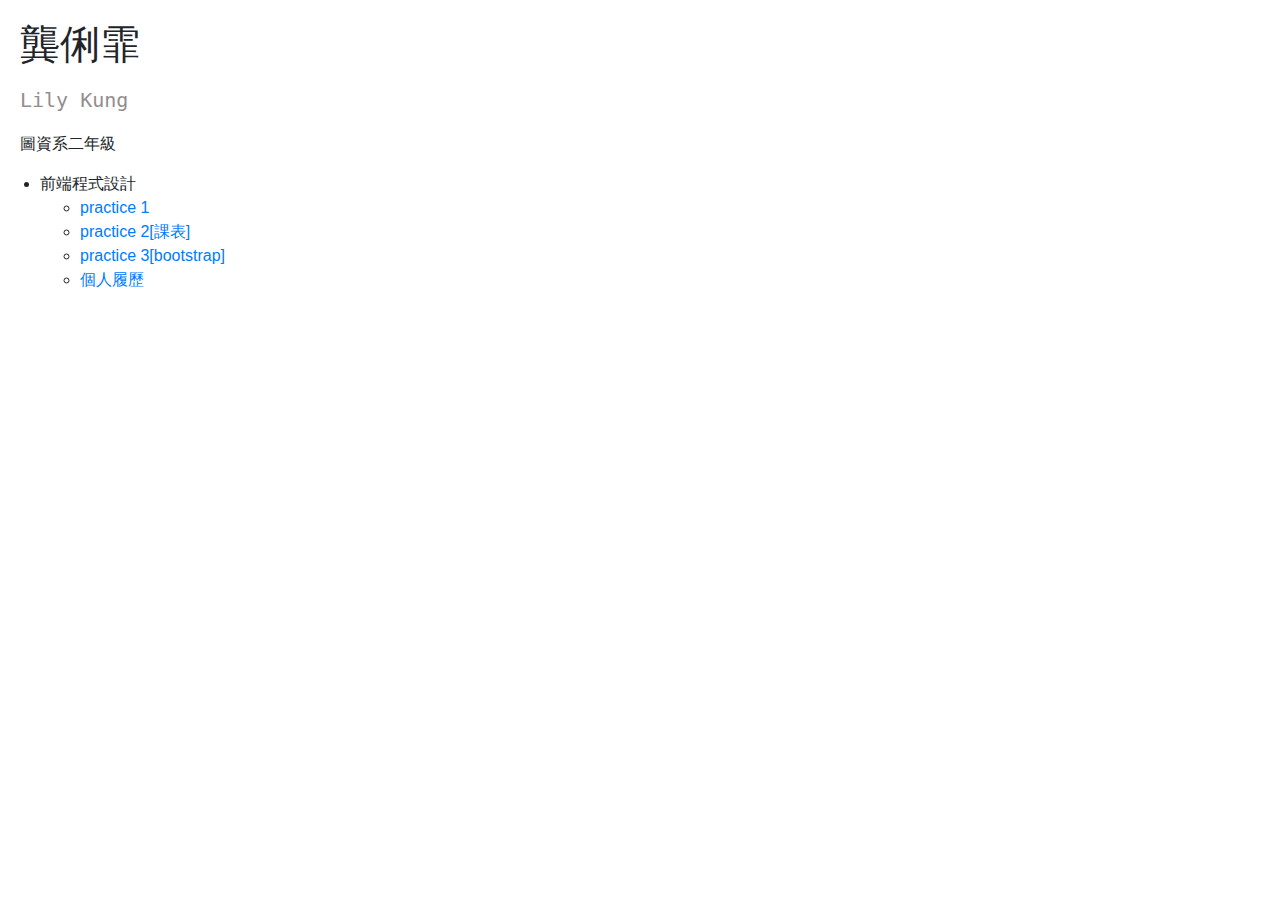
<file: index.html>
<!DOCTYPE html>
<html lang="en">

<head>
    <meta charset="UTF-8">
    <meta name="viewport" content="width=device-width, initial-scale=1.0">
    <meta http-equiv="X-UA-Compatible" content="ie=edge">
    <link rel="stylesheet" href="./index.css">
    <title>lifei's personal page</title>
    <link rel="stylesheet" href="https://stackpath.bootstrapcdn.com/bootstrap/4.3.1/css/bootstrap.min.css" integrity="sha384-ggOyR0iXCbMQv3Xipma34MD+dH/1fQ784/j6cY/iJTQUOhcWr7x9JvoRxT2MZw1T" crossorigin="anonymous">
</head>

<body>
    <h1 id=title>龔俐霏</h1>
    <h1 id=subtitle>Lily Kung</h1>
    <p>圖資系二年級</p>
    <ul>
        <li>前端程式設計</li>
        <ul>
            <li>
                <a href="https://lifeikung.github.io/p1">practice 1</a>
            </li>
            <li> <a href="https://lifeikung.github.io/p2">practice 2[課表]</a></li>
            <li> <a href="https://lifeikung.github.io/p3/">practice 3[bootstrap]</a>
            </li>
            <li> <a href="https://lifeikung.github.io/personal%20profile/">個人履歷</a></li>
        </ul>



    </ul>
</body>

</html>
</file>
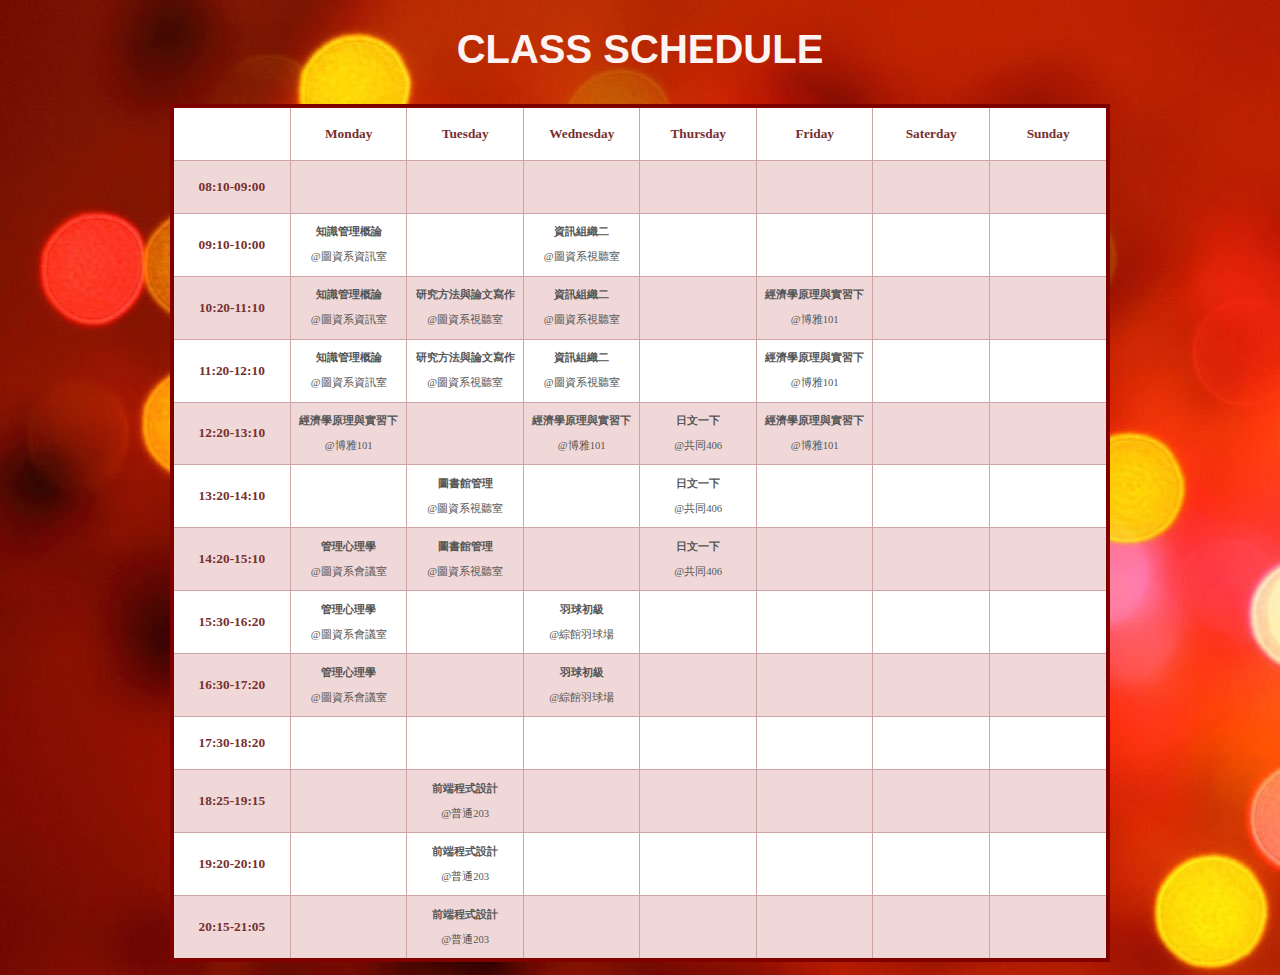
<file: p2/index.html>
<!DOCTYPE html>
<html>

<head>
    <title>class schedule</title>
    <link rel="stylesheet" type="text/css" href="https://lifeikung.github.io/p2/class_schedule.css">
</head>

<body>
    <h1>CLASS SCHEDULE</h1>
    <div class="sexyborder">
        <table border="1">
            <thead>
                <tr class="datarowodd">
                    <th></th>
                    <th>Monday</th>
                    <th>Tuesday</th>
                    <th>Wednesday</th>
                    <th>Thursday</th>
                    <th>Friday</th>
                    <th>Saterday</th>
                    <th>Sunday</th>
                </tr>
            </thead>
            <tbody>
                <tr class="dataroweven">
                    <th>08:10-09:00</th>
                    <td></td>
                    <td></td>
                    <td></td>
                    <td></td>
                    <td></td>
                    <td></td>
                    <td></td>

                </tr>
                <tr class="datarowodd">
                    <th>09:10-10:00</th>
                    <td>
                        <p><strong>知識管理概論</strong></p>
                        <p>@圖資系資訊室</p>
                    </td>
                    <td></td>
                    <td>
                        <p><strong>資訊組織二</strong></p>
                        <p>@圖資系視聽室</p>
                    </td>
                    <td></td>
                    <td></td>
                    <td></td>
                    <td></td>
                </tr>
                <tr class="dataroweven">
                    <th>10:20-11:10</th>
                    <td>
                        <p><strong>知識管理概論</strong></p>
                        <p>@圖資系資訊室</p>
                    </td>
                    <td>
                        <p><strong>研究方法與論文寫作</strong></p>
                        <p>@圖資系視聽室</p>
                    </td>
                    <td>
                        <p><strong>資訊組織二</strong></p>
                        <p>@圖資系視聽室</p>
                    </td>
                    <td></td>
                    <td>
                        <p><strong>經濟學原理與實習下</strong></p>
                        <p>@博雅101</p>
                    </td>
                    <td></td>
                    <td></td>
                </tr>
                <tr class="datarowodd">
                    <th>11:20-12:10</th>
                    <td>
                        <p><strong>知識管理概論</strong></p>
                        <p>@圖資系資訊室</p>
                    </td>
                    <td>
                        <p><strong>研究方法與論文寫作</strong></p>
                        <p>@圖資系視聽室</p>
                    </td>
                    <td>
                        <p><strong>資訊組織二</strong></p>
                        <p>@圖資系視聽室</p>
                    </td>
                    <td></td>
                    <td>
                        <p><strong>經濟學原理與實習下</strong></p>
                        <p>@博雅101</p>
                    </td>
                    <td></td>
                    <td></td>
                </tr>
                <tr class="dataroweven">
                    <th>12:20-13:10</th>
                    <td>
                        <p><strong>經濟學原理與實習下</strong></p>
                        <p>@博雅101</p>
                    </td>
                    <td></td>
                    <td>
                        <p><strong>經濟學原理與實習下</strong></p>
                        <p>@博雅101</p>
                    </td>
                    <td>
                        <p><strong>日文一下</strong></p>
                        <p>@共同406</p>
                    </td>
                    <td>
                        <p><strong>經濟學原理與實習下</strong></p>
                        <p>@博雅101</p>
                    </td>
                    <td></td>
                    <td></td>
                </tr>
                <tr class="datarowodd">
                    <th>13:20-14:10</th>
                    <td></td>
                    <td>
                        <p><strong>圖書館管理</strong></p>
                        <p>@圖資系視聽室</p>
                    </td>
                    <td></td>
                    <td>
                        <p><strong>日文一下</strong></p>
                        <p>@共同406</p>
                    </td>
                    <td></td>
                    <td></td>
                    <td></td>
                </tr>
                <tr class="dataroweven">
                    <th>14:20-15:10</th>
                    <td>
                        <p><strong>管理心理學</strong></p>
                        <p>@圖資系會議室</p>
                    </td>
                    <td>
                        <p><strong>圖書館管理</strong></p>
                        <p>@圖資系視聽室</p>
                    </td>
                    <td></td>
                    <td>
                        <p><strong>日文一下</strong></p>
                        <p>@共同406</p>
                    </td>
                    <td></td>
                    <td></td>
                    <td></td>
                </tr>
                <tr class="datarowodd">
                    <th>15:30-16:20</th>
                    <td>
                        <p><strong>管理心理學</strong></p>
                        <p>@圖資系會議室</p>
                    </td>
                    <td></td>
                    <td>
                        <p><strong>羽球初級</strong></p>
                        <p>@綜館羽球場</p>
                    </td>
                    <td></td>
                    <td></td>
                    <td></td>
                    <td></td>
                </tr>
                <tr class="dataroweven">
                    <th>16:30-17:20</th>
                    <td>
                        <p><strong>管理心理學</strong></p>
                        <p>@圖資系會議室</p>
                    </td>
                    <td></td>
                    <td>
                        <p><strong>羽球初級</strong></p>
                        <p>@綜館羽球場</p>
                    </td>
                    <td></td>
                    <td></td>
                    <td></td>
                    <td></td>
                </tr>
                <tr class="datarowodd">
                    <th>17:30-18:20</th>
                    <td></td>
                    <td></td>
                    <td></td>
                    <td></td>
                    <td></td>
                    <td></td>
                    <td></td>
                </tr>
                <tr class="dataroweven">
                    <th>18:25-19:15</th>
                    <td></td>
                    <td>
                        <p><strong>前端程式設計</strong></p>
                        <p>@普通203</p>
                    </td>
                    <td></td>
                    <td></td>
                    <td></td>
                    <td></td>
                    <td></td>
                </tr>
                <tr class="datarowodd">
                    <th>19:20-20:10</th>
                    <td></td>
                    <td>
                        <p><strong>前端程式設計</strong></p>
                        <p>@普通203</p>
                    </td>
                    <td></td>
                    <td></td>
                    <td></td>
                    <td></td>
                    <td></td>
                </tr>
                <tr class="dataroweven">
                    <th>20:15-21:05</th>
                    <td></td>
                    <td>
                        <p><strong>前端程式設計</strong></p>
                        <p>@普通203</p>
                    </td>
                    <td></td>
                    <td></td>
                    <td></td>
                    <td></td>
                    <td></td>
                </tr>
            </tbody>
        </table>
    </div>
</body>

</html>
</file>
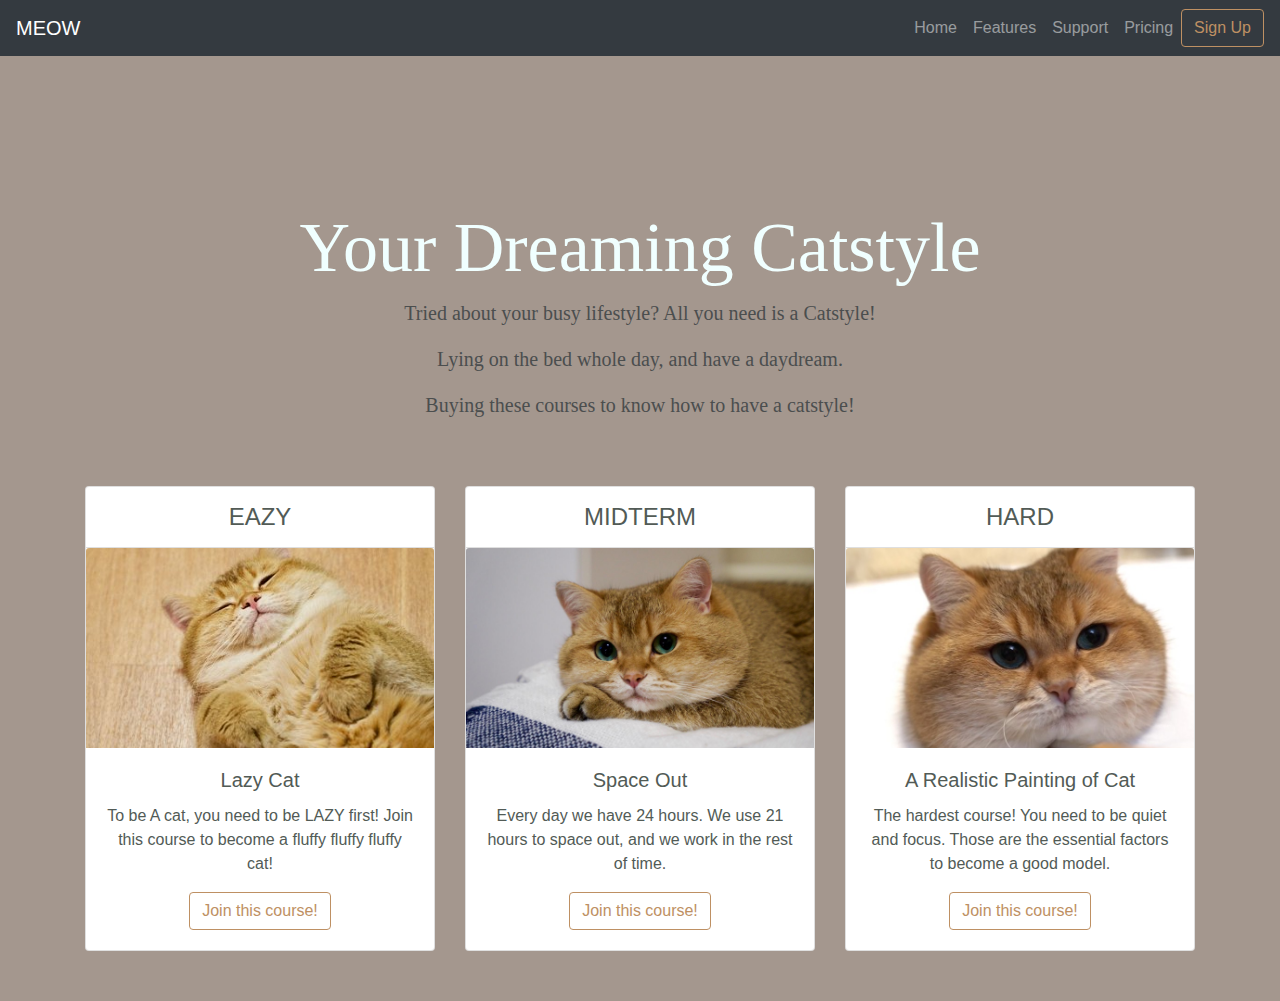
<file: p3/index.html>
<!DOCTYPE html>
<html lang="zh_TW">

<head>
    <meta charset="UTF-8">
    <meta name="viewport" content="width=device-width, initial-scale=1.0">
    <meta http-equiv="X-UA-Compatible" content="ie=edge">
    <title>bootstrap practice</title>
    <link rel="stylesheet" href="https://stackpath.bootstrapcdn.com/bootstrap/4.3.1/css/bootstrap.min.css" integrity="sha384-ggOyR0iXCbMQv3Xipma34MD+dH/1fQ784/j6cY/iJTQUOhcWr7x9JvoRxT2MZw1T" crossorigin="anonymous">
    <link rel="stylesheet" href="https://lifeikung.github.io/p3/index.css">
    <link rel="stylesheet" href="https://use.fontawesome.com/releases/v5.8.1/css/all.css" integrity="sha384-50oBUHEmvpQ+1lW4y57PTFmhCaXp0ML5d60M1M7uH2+nqUivzIebhndOJK28anvf" crossorigin="anonymous">


</head>

<body>
    <nav class="navbar navbar-expand-lg navbar-dark bg-dark">
        <a class="navbar-brand" href="#"><i class="fas fa-cat"></i> MEOW</a>
        <button class="navbar-toggler" type="button" data-toggle="collapse" data-target="#navbarNav" aria-controls="navbarNav" aria-expanded="false" aria-label="Toggle navigation">
                  <span class="navbar-toggler-icon"></span>
                </button>
        <div class="collapse navbar-collapse justify-content-end" id="navbarNav">
            <ul class="navbar-nav">
                <li class="nav-item">
                    <a class="nav-link" href="#">Home <span class="sr-only">(current)</span></a>
                </li>
                <li class="nav-item">
                    <a class="nav-link" href="#">Features</a>
                </li>
                <li class="nav-item">
                    <a class="nav-link" href="#">Support</a>
                </li>
                <li class="nav-item">
                    <a class="nav-link" href="#">Pricing</a>
                </li>
            </ul>
            <form class="form-inline">
                <button class="btn btn-outline-success" type="button">Sign Up</button>

            </form>
        </div>
    </nav>
    <div class="words">
        <h1>Your Dreaming Catstyle</h1>
        <p>Tried about your busy lifestyle? All you need is a Catstyle!</p>
        <p>Lying on the bed whole day, and have a daydream.</p>
        <p>Buying these courses to know how to have a catstyle!</p>
    </div>
    <div class="container">
        <div class="card-deck">
            <div class="card">
                <div class="card-header bg-transparent text-center">EAZY</div>
                <img src="https://lifeikung.github.io/p3/hosico1.jpg" class="card-img-top">
                <div class="card-body text-center">
                    <h5 class="card-title">Lazy Cat</h5>
                    <p class="card-text">To be A cat, you need to be LAZY first! Join this course to become a fluffy fluffy fluffy cat!</p>
                    <button class="btn btn-outline-success" type="button">Join this course!</button>
                </div>
            </div>
            <div class="card">
                <div class="card-header bg-transparent text-center">MIDTERM</div>
                <img src="https://lifeikung.github.io/p3/hosico2.jpg" class="card-img-top">
                <div class="card-body text-center">
                    <h5 class="card-title">Space Out</h5>
                    <p class="card-text">Every day we have 24 hours. We use 21 hours to space out, and we work in the rest of time.</p>
                    <button class="btn btn-outline-success" type="button">Join this course!</button>
                </div>
            </div>
            <div class="card">
                <div class="card-header bg-transparent text-center">HARD</div>
                <img src="https://lifeikung.github.io/p3/hosico3.jpg" class="card-img-top">
                <div class="card-body text-center">
                    <h5 class="card-title">A Realistic Painting of Cat</h5>
                    <p class="card-text">The hardest course! You need to be quiet and focus. Those are the essential factors to become a good model.</p>
                    <button class="btn btn-outline-success" type="button">Join this course!</button>
                </div>
            </div>
        </div>
    </div>
</body>

</html>
</file>
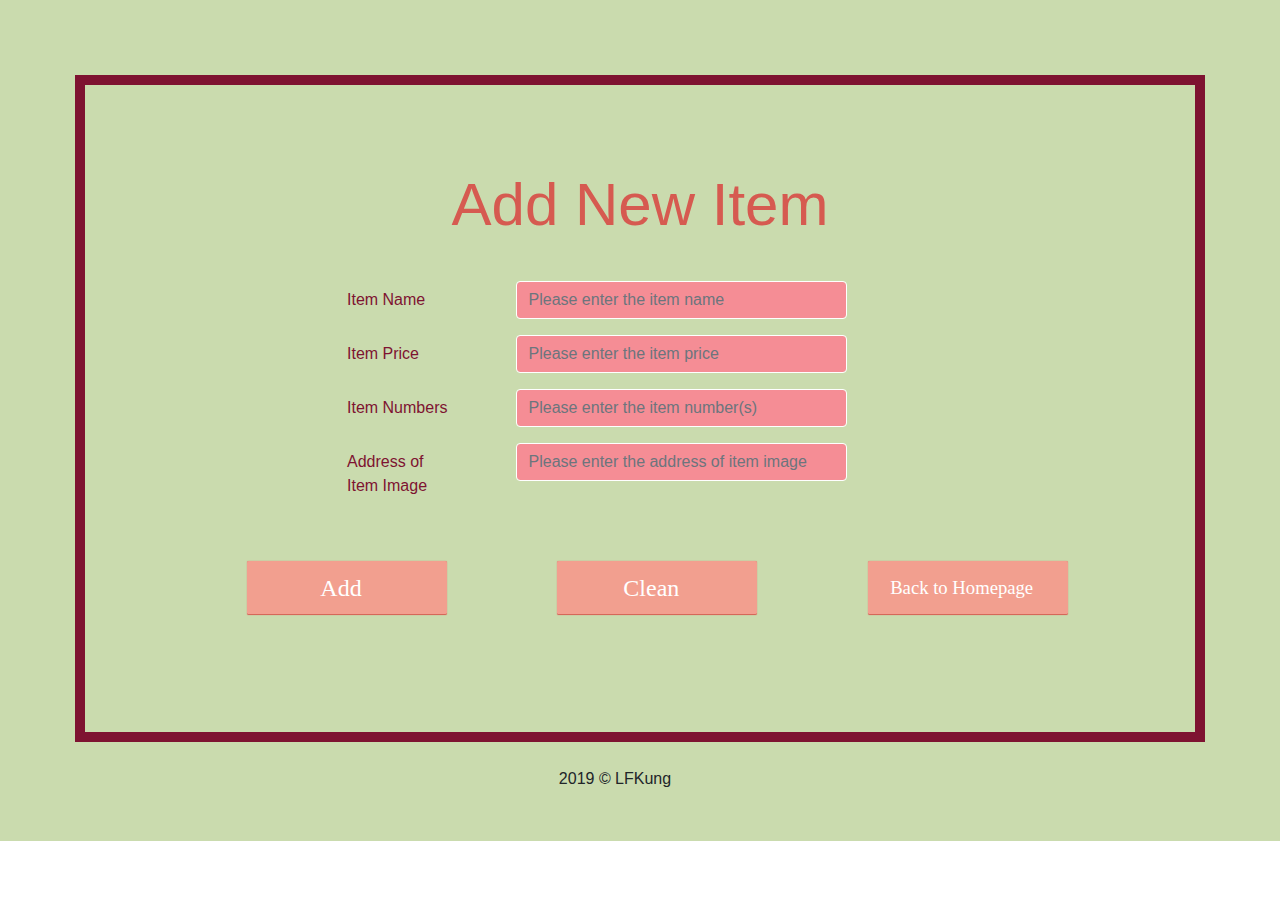
<file: hw2/add.html>
<!DOCTYPE html>
<html lang="zh-TW">

<head>
    <meta charset="UTF-8">
    <meta name="viewport" content="width=device-width, initial-scale=1.0">
    <meta http-equiv="X-UA-Compatible" content="ie=edge">
    <title>作業二 - 電商前端應用</title>

    <!-- Bootstrap CSS -->
    <link rel="stylesheet" href="https://stackpath.bootstrapcdn.com/bootstrap/4.3.1/css/bootstrap.min.css" integrity="sha384-ggOyR0iXCbMQv3Xipma34MD+dH/1fQ784/j6cY/iJTQUOhcWr7x9JvoRxT2MZw1T" crossorigin="anonymous">
    <!-- 引入我們自己寫的 CSS -->
    <link rel="stylesheet" href="./css/add.css">
</head>

<body>
    <div id="hi">
        <div class="jumbotron">
            <div class="container">
                <div class="row">
                    <div class="col">
                        <h1 id="title">Add New Item</h1>
                    </div>
                </div>

                <!-- 資料欄位 -->
                <div class="row">
                    <div class="col">
                        <div class="form-group row">
                            <label for="inputProductName" class="col-sm-2 col-form-label">Item Name</label>
                            <div class="col-sm-10">
                                <input type="text" class="form-control" id="inputProductName" placeholder="Please enter the item name" value="">
                            </div>
                        </div>

                        <div class="form-group row">
                            <label for="inputProductPrice" class="col-sm-2 col-form-label">Item Price</label>
                            <div class="col-sm-10">
                                <input type="number" class="form-control" id="inputProductPrice" placeholder="Please enter the item price" value="">
                            </div>
                        </div>

                        <div class="form-group row">
                            <label for="inputProductCount" class="col-sm-2 col-form-label">Item Numbers</label>
                            <div class="col-sm-10">
                                <input type="number" class="form-control" id="inputProductCount" placeholder="Please enter the item number(s)" value="">
                            </div>
                        </div>

                        <div class="form-group row">
                            <label for="inputProductImage" class="col-sm-2 col-form-label">Address of Item Image</label>
                            <div class="col-sm-10">
                                <input type="text" class="form-control" id="inputProductImage" placeholder="Please enter the address of item image" value="">
                            </div>
                        </div>

                        <!-- 工具列 -->
                        <div class="form-group row" id="haha">
                            <div class="col">
                                <button id="insert" type="button" class="btn">Add</button>
                            </div>
                            <div class="col">
                                <button id="clean" type="button" class="btn">Clean</button>
                            </div>
                            <div class="col">
                                <button id="homepage" type="button" class="btn" onclick="location.href='./index.html'">Back to Homepage</button>
                            </div>
                        </div>
                    </div>
                </div>

            </div>
        </div>



        <!-- 頁尾 -->
        <footer>
            <div class="text-center">
                2019 &copy; LFKung
            </div>
        </footer>
    </div>

    <div id="dialog" class="modal" tabindex="-1" role="dialog">
        <div class="modal-dialog" role="document">
            <div class="modal-content">
                <div class="modal-header">
                    <h5 class="modal-title">系統訊息</h5>
                    <button type="button" class="close" data-dismiss="modal" aria-label="Close">
                <span aria-hidden="true">&times;</span>
              </button>
                </div>
                <div class="modal-body">
                    <p id="message">要顯示的訊息</p>
                </div>
                <div class="modal-footer">
                    <button type="button" class="btn btn-secondary" data-dismiss="modal">關閉</button>
                </div>
            </div>
        </div>
    </div>


    <!-- 引入 Bootstrap 的 JS -->
    <script src="https://ajax.googleapis.com/ajax/libs/jquery/3.4.0/jquery.min.js"></script>
    <!-- <script src="https://code.jquery.com/jquery-3.3.1.slim.min.js" integrity="sha384-q8i/X+965DzO0rT7abK41JStQIAqVgRVzpbzo5smXKp4YfRvH+8abtTE1Pi6jizo" crossorigin="anonymous"></script> -->
    <script src="https://cdnjs.cloudflare.com/ajax/libs/popper.js/1.14.7/umd/popper.min.js" integrity="sha384-UO2eT0CpHqdSJQ6hJty5KVphtPhzWj9WO1clHTMGa3JDZwrnQq4sF86dIHNDz0W1" crossorigin="anonymous"></script>
    <script src="https://stackpath.bootstrapcdn.com/bootstrap/4.3.1/js/bootstrap.min.js" integrity="sha384-JjSmVgyd0p3pXB1rRibZUAYoIIy6OrQ6VrjIEaFf/nJGzIxFDsf4x0xIM+B07jRM" crossorigin="anonymous"></script>

    <!-- 引入我們自己寫的 JavaScript -->
    <script src="./js/insert.js"></script>
</body>

</html>
</file>
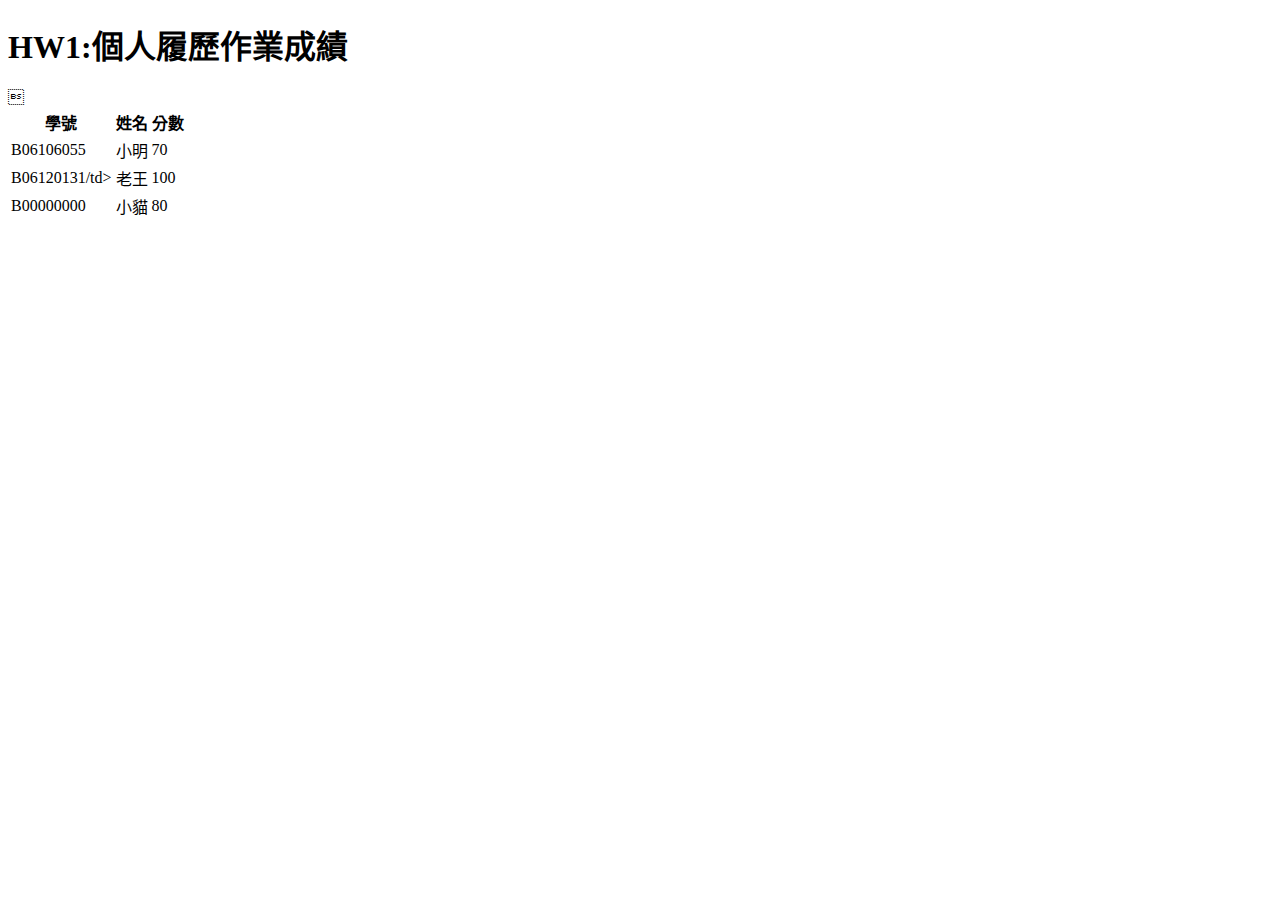
<file: WebSite/table.html>
<!DOCTYPE html>
<html lang="zh-TW">

<head>
    <meta charset="UTF-8">
    <meta name="viewport" content="width=device-width, initial-scale=1.0">
    <meta http-equiv="X-UA-Compatible" content="ie=edge">
    <title>表格練習</title>
</head>

<body>
    <h1>HW1:個人履歷作業成績</h1>
    
    <table>
        <tr>
            <!--列-->
            <th>學號</th>
            <!--行-->
            <th>姓名</th>
            <th>分數</th>
        </tr>
        <tr>
            <td>B06106055</td>
            <td>小明</td>
            <td>70</td>
        </tr>
        <tr>
            <td>B06120131/td>
                <td>老王</td>
                <td>100</td>
        </tr>
        <tr>
            <td>B00000000</td>
            <td>小貓</td>
            <td>80</td>
        </tr>
    </table>
</body>

</html>
</file>
<file: index.css>
body {
    margin-left: 10px;
}

#title {
    font-family: monospace;
    padding-left: 10px;
    margin: 10px;
    margin-top: 20px;
}

#subtitle {
    font-family: monospace;
    color: #928e8e;
    margin: 10px;
    padding: 10px;
    font-size: 20px;
}

p {
    margin-left: 20px;
}
</file>
<file: hw2/css/add.css>
#hi {
    background-color: #cadbae;
    padding: 50px;
    padding-right: 100px;
}

#title {
    margin-top: 15pt;
    margin-bottom: 30pt;
    color: #D65A50;
    text-align: center;
    font-family: 'Raleway', sans-serif;
    font-size: 45pt;
}

.jumbotron {
    background-color: #cadbae;
    height: 500pt;
    width: 100%;
    border-radius: .0rem;
    border: solid #7E1331 10px;
    margin: 25px;
}

.btn {
    padding-left: 0pt;
    margin-top: 30pt;
    width: 150pt;
    height: 40pt;
    font-family: fantasy;
    font-size: 18pt;
    border-radius: .1rem;
    float: left;
    color: white;
    background-color: #F29F8F;
    border-color: transparent;
    box-shadow: 0 0.5px 1px #D65A50;
}

.btn:hover {
    margin-top: 30pt;
    width: 150pt;
    height: 40pt;
    border-radius: .1rem;
    background-color: #F29F8F;
    border-color: transparent;
    box-shadow: 0 3px 8px #D65A50;
    /* css的動畫 */
    transform: translate3d(0, -1px, 0);
    /* 3D轉換（x軸,y軸） */
    transition-delay: 0s;
    /* 在處碰到後的反應時間 */
    transition-duration: 0.1s;
    /* 動畫時間 */
    transition-property: all;
    /*  */
    transition-timing-function: linear;
}

.btn:active {
    background-color: #7E1331;
    color: white;
    border-color: transparent;
    box-shadow: 0 3px 8px #D65A50;
}

#homepage {
    font-size: 14pt;
}

.form-group {
    margin-left: 200px;
    font-size: 12pt;
    color: #7E1331;
    font-family: 'Raleway', sans-serif;
}

#haha {
    margin-left: 100px;
}

.form-control {
    display: block;
    width: 50%;
    height: calc(1.5em + .75rem + 2px);
    margin-left: 30px;
    padding: .375rem .75rem;
    font-size: 1rem;
    font-weight: 400;
    line-height: 2rem;
    color: #fffffffa;
    background-color: #f58d95;
    background-clip: padding-box;
    border: 1px solid #ffffff;
    border-radius: .25rem;
    transition: border-color .15s ease-in-out, box-shadow .15s ease-in-out;
}
</file>
